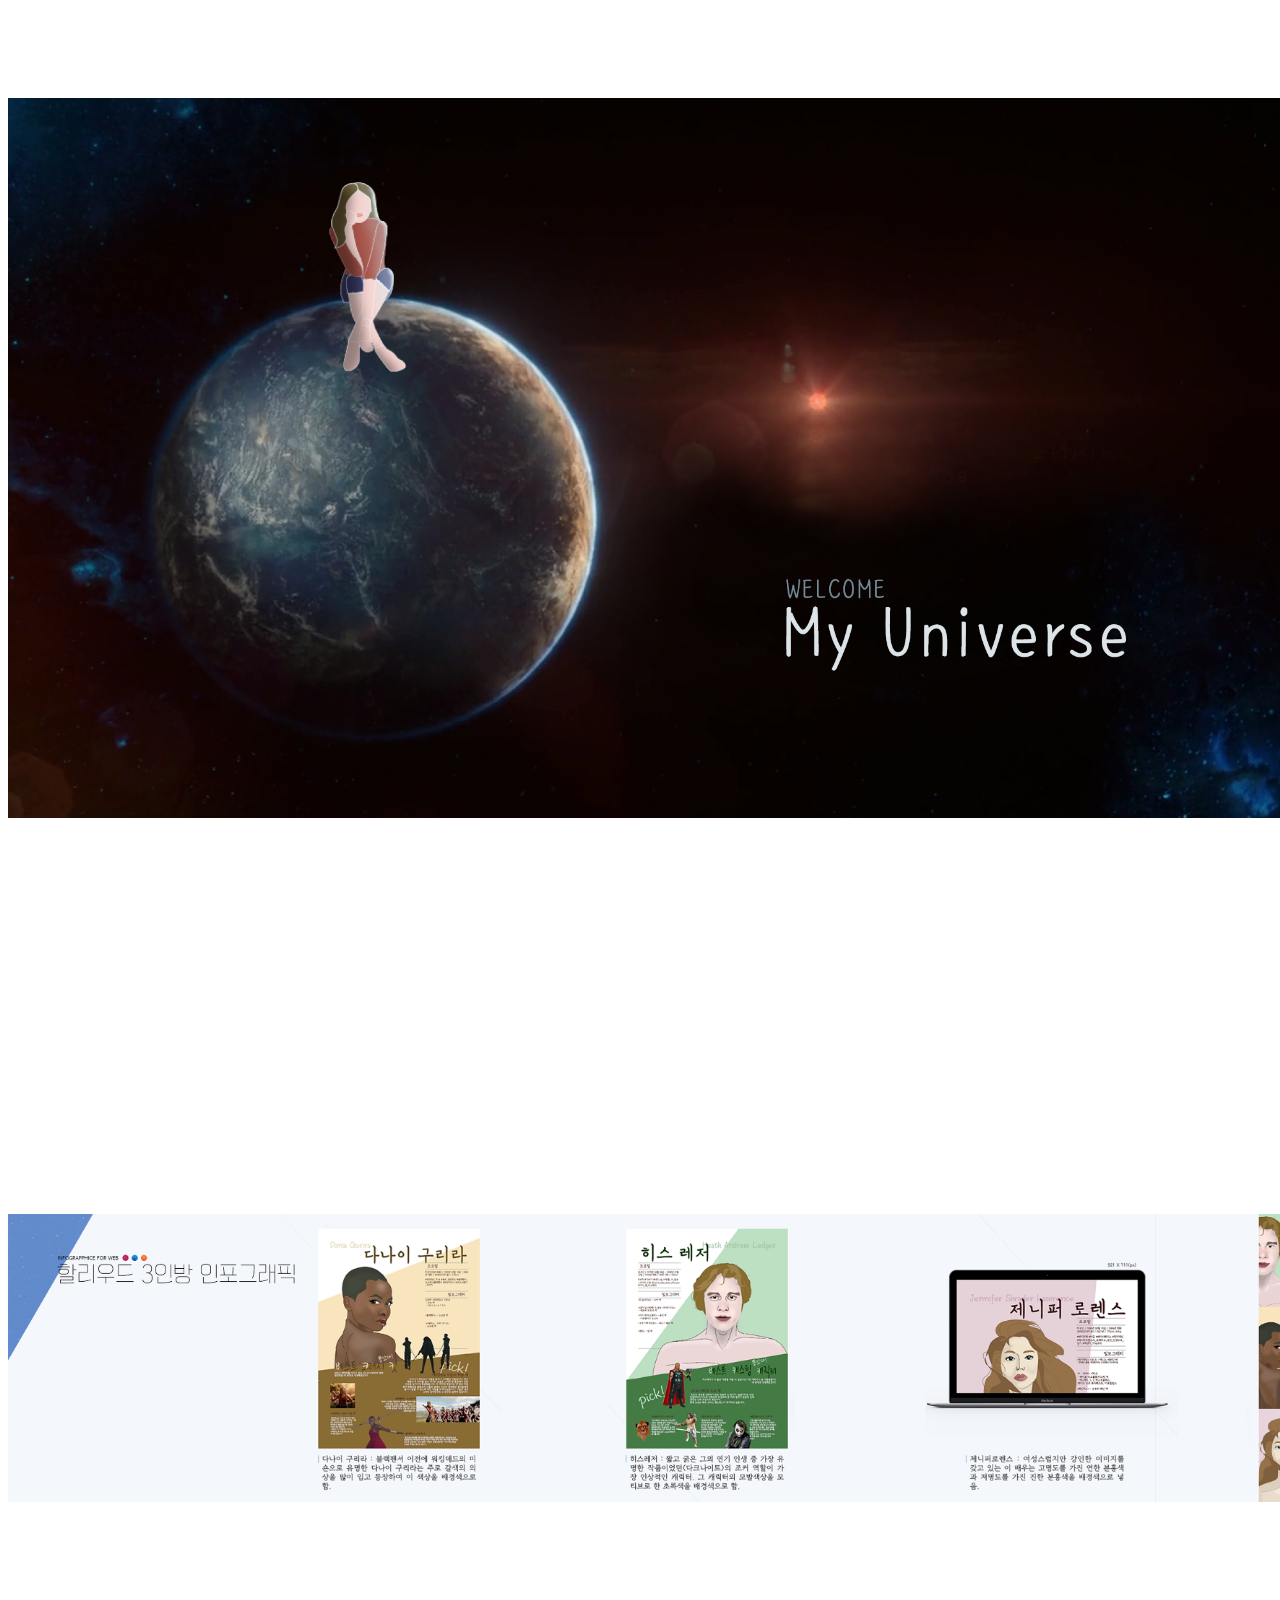
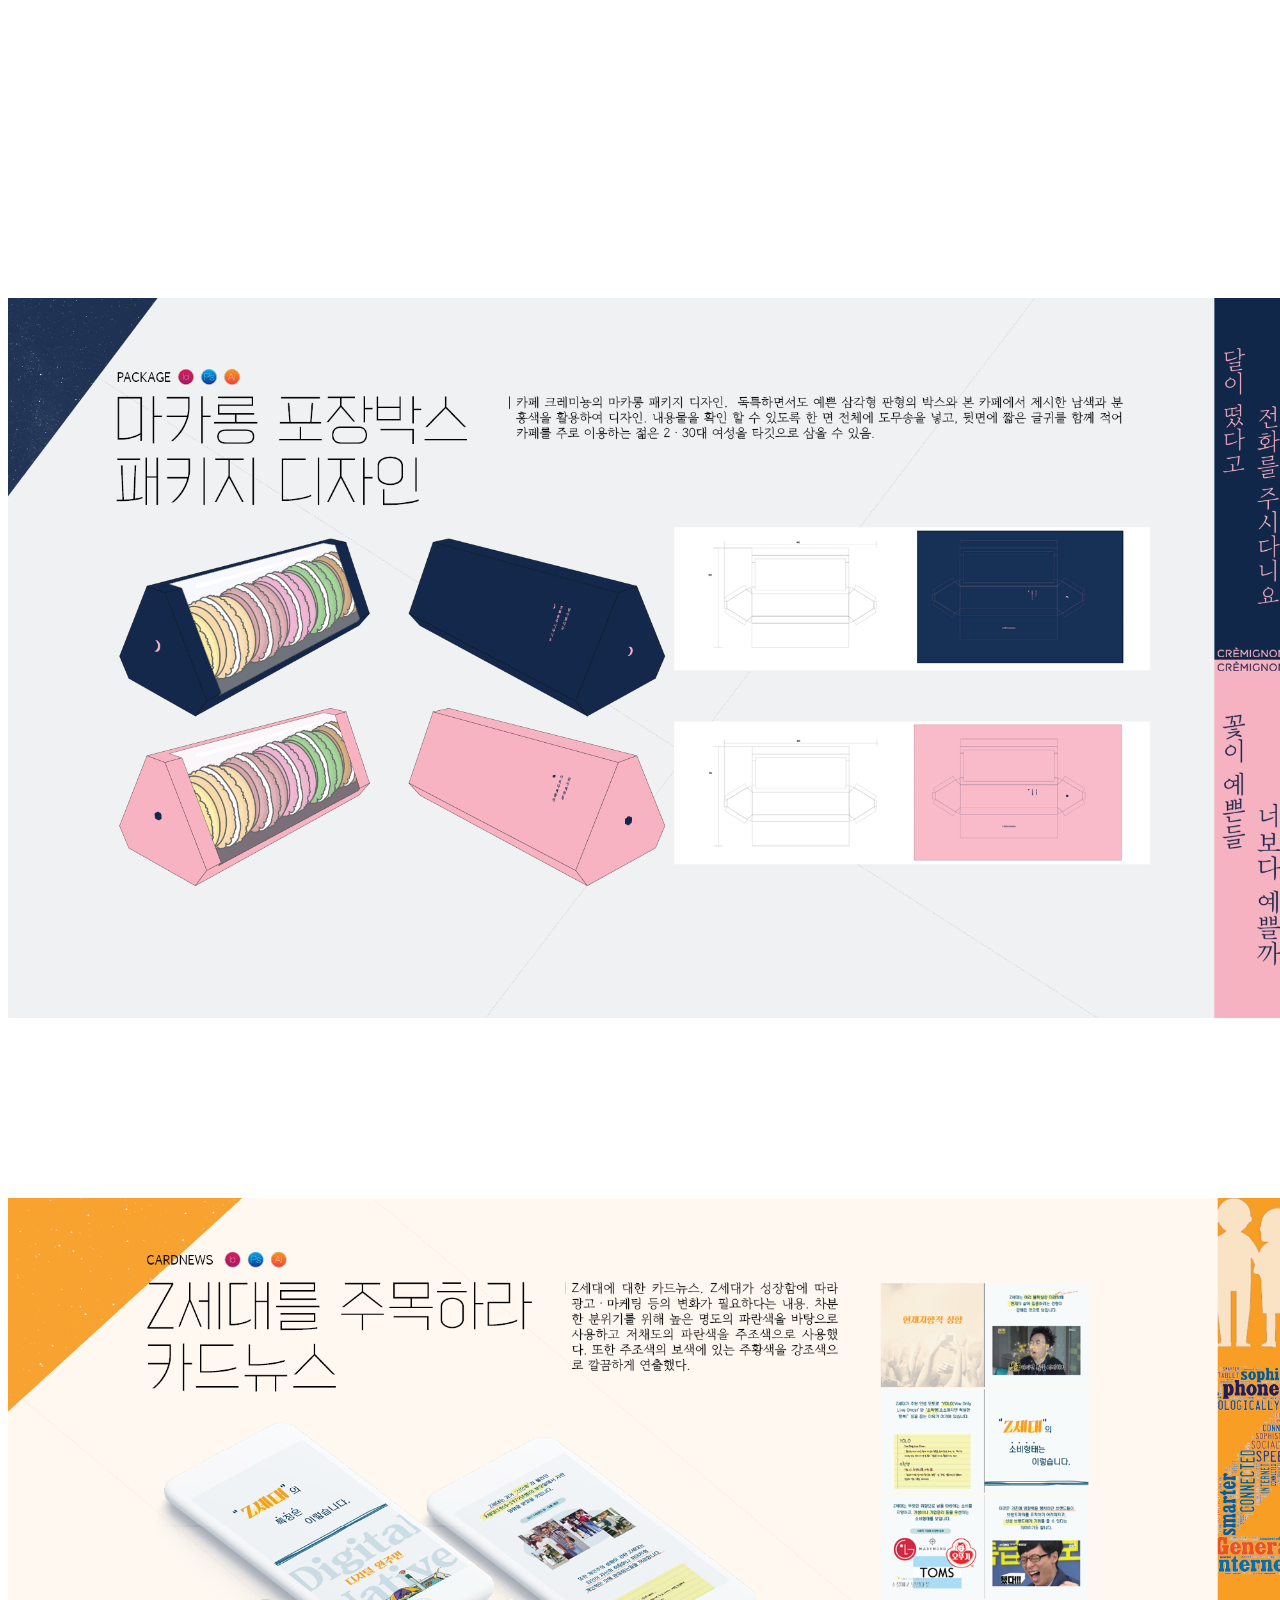
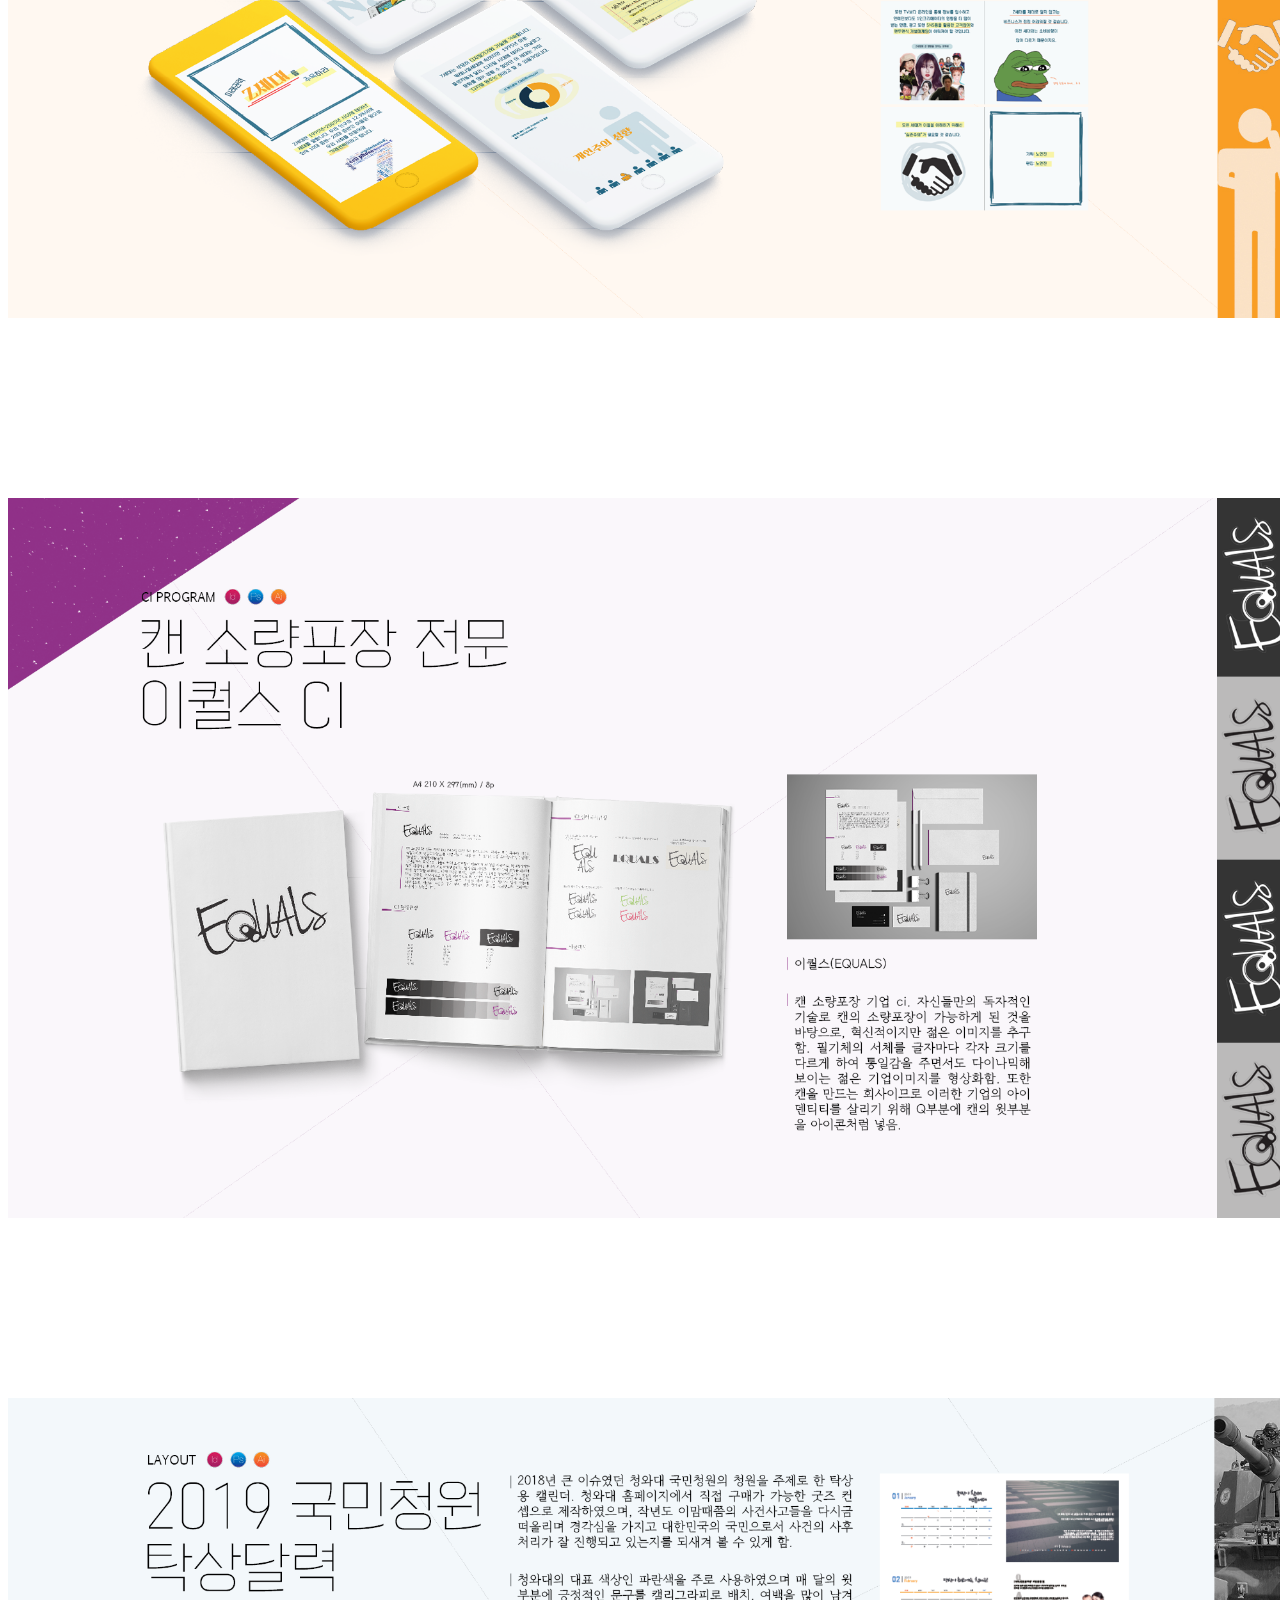
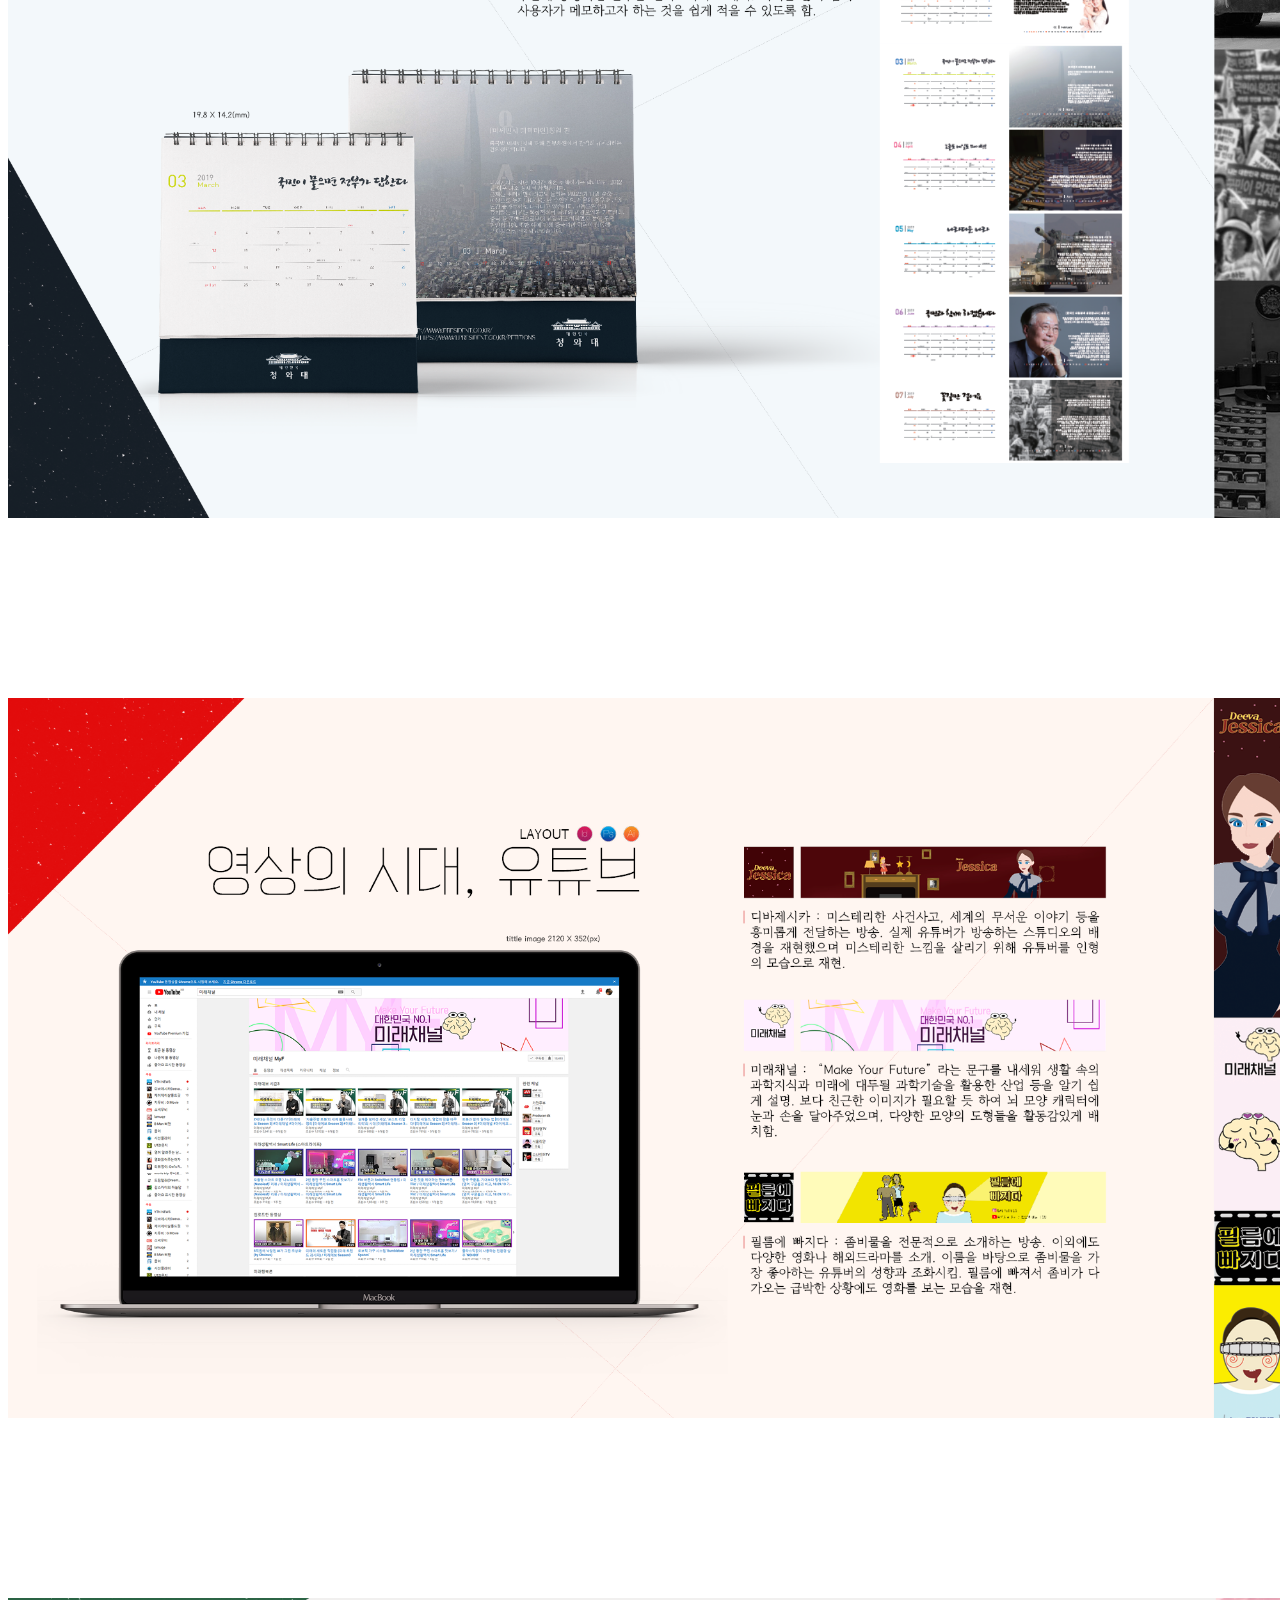
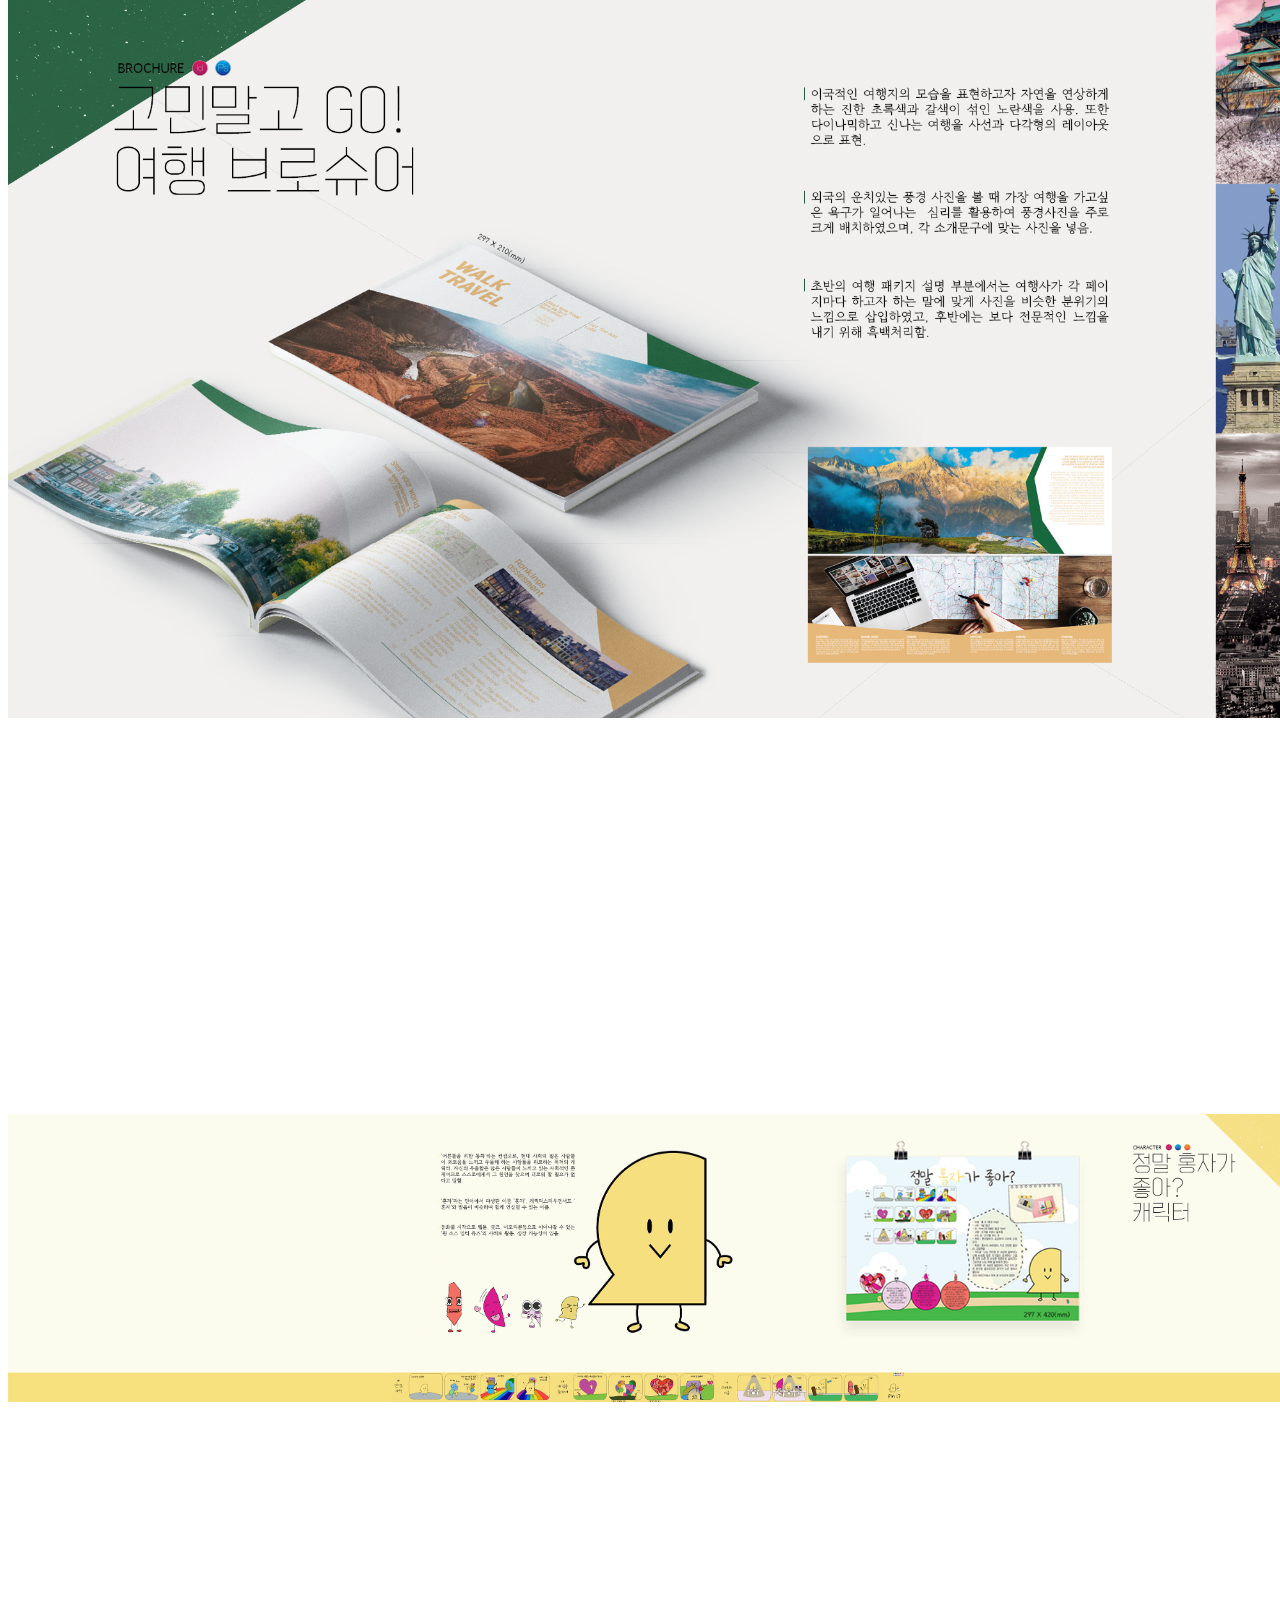
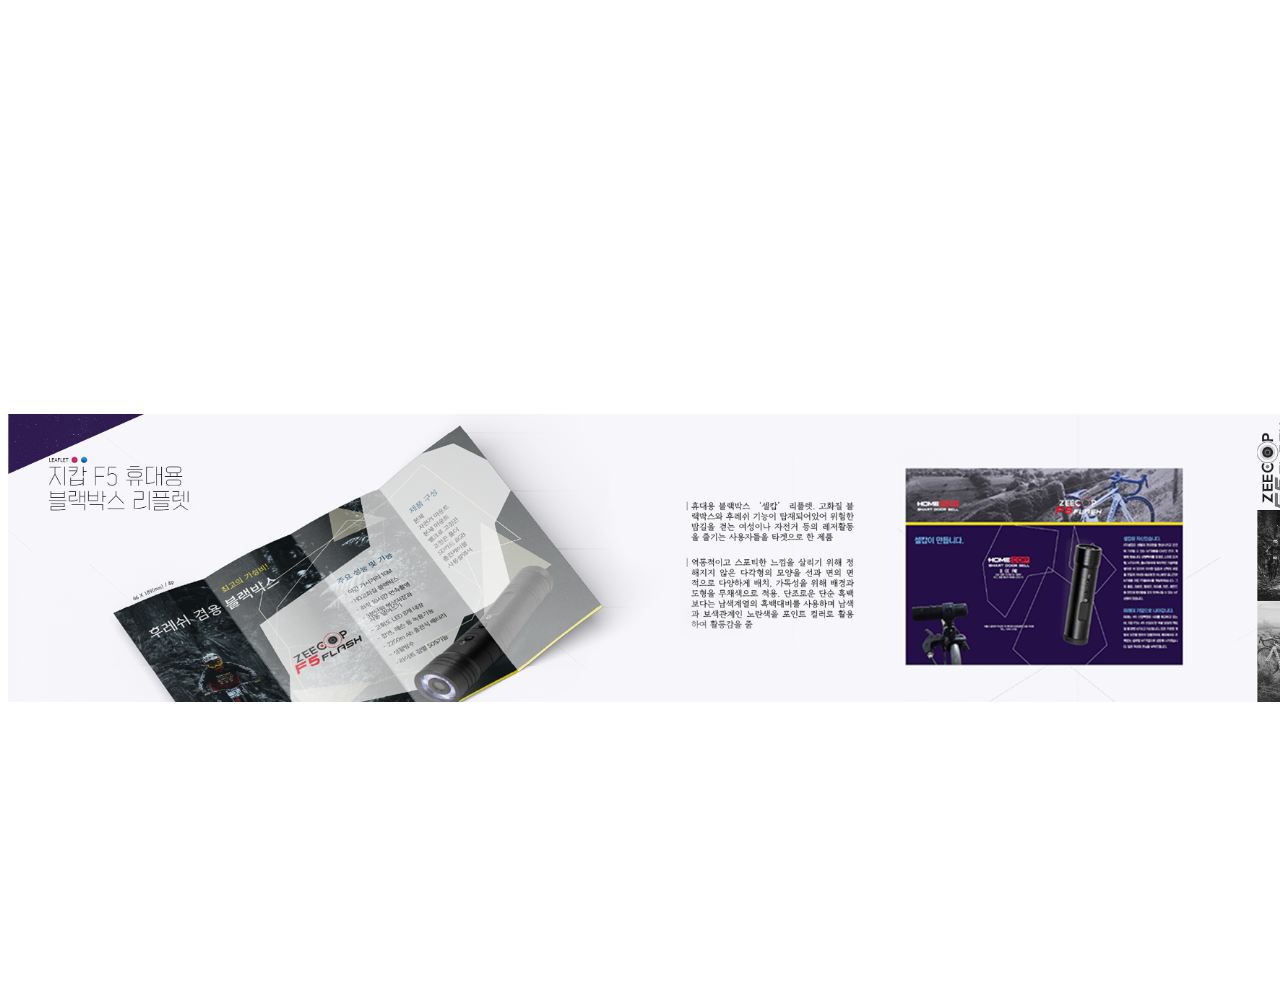
<file: index.html>
<!DOCTYPE html>
<html lang="ko">
<head>
    <meta charset="UTF-8">
    <title>Portfolio Web Book</title>
    <link href="https://fonts.googleapis.com/css?family=Noto+Sans+KR" rel="stylesheet">
    <link href="https://fonts.googleapis.com/css?family=Noto+Sans+KR|Open+Sans+Condensed:300" rel="stylesheet">
    <style>
    *{ margin: 0 padding: 0;}
    body, html { width: 100%;height: 100%;}
    ul { list-style: none;}
    a{text-decoration: none;}        
    body { font-family: 'Open Sans Condensed', sans-serif; }
    .title {color:forestgreen; text-indent: 60px; padding-top: 36px; display: none;}
    .page { width: 100%; height: 100%;background-size:cover; background-size:100%; 100%;
        background-repeat: no-repeat; background-position: center center;}
    #page1{ background-image: url("./images/img1.png"); }
    #page2{ background-image: url("./images/img2.png"); }
    #page3{ background-image: url("./images/img3.png"); }
    #page4{ background-image: url("./images/img4.png"); }
    #page5{ background-image: url("./images/img5.png"); }
    #page6{ background-image: url("./images/img6.png"); }
    #page7{ background-image: url("./images/img7.png"); }
    #page8{ background-image: url("./images/img8.png"); }
    #page9{ background-image: url("./images/img9.png"); }
    #page10{ background-image: url("./images/img10.png"); }
        
    </style>
</head>
<body>
    <div class="page" id="page1">
        <h1 class="title">Intro</h1>
    </div>
    <div class="page" id="page2">
        <h1 class="title">Infographics</h1>
    </div>
    <div class="page" id="page3">
        <h1 class="title">package</h1>
    </div>
    <div class="page" id="page4">
        <h1 class="title">cardnews</h1>
    </div>
    <div class="page" id="page5">
        <h1 class="title">CI</h1>
    </div>
    <div class="page" id="page6">
        <h1 class="title">layout</h1>
    </div>
    <div class="page" id="page7">
        <h1 class="title">layout</h1>
    </div>
    <div class="page" id="page8">
        <h1 class="title">brochure</h1>
    </div>
    <div class="page" id="page9">
        <h1 class="title">character</h1>
    </div>
    <div class="page" id="page10">
        <h1 class="title">webbook</h1>
    </div>
    <script src="jquery-latest.js"></script>
    <script src="par.js"></script>
</body>
</html>
</file>
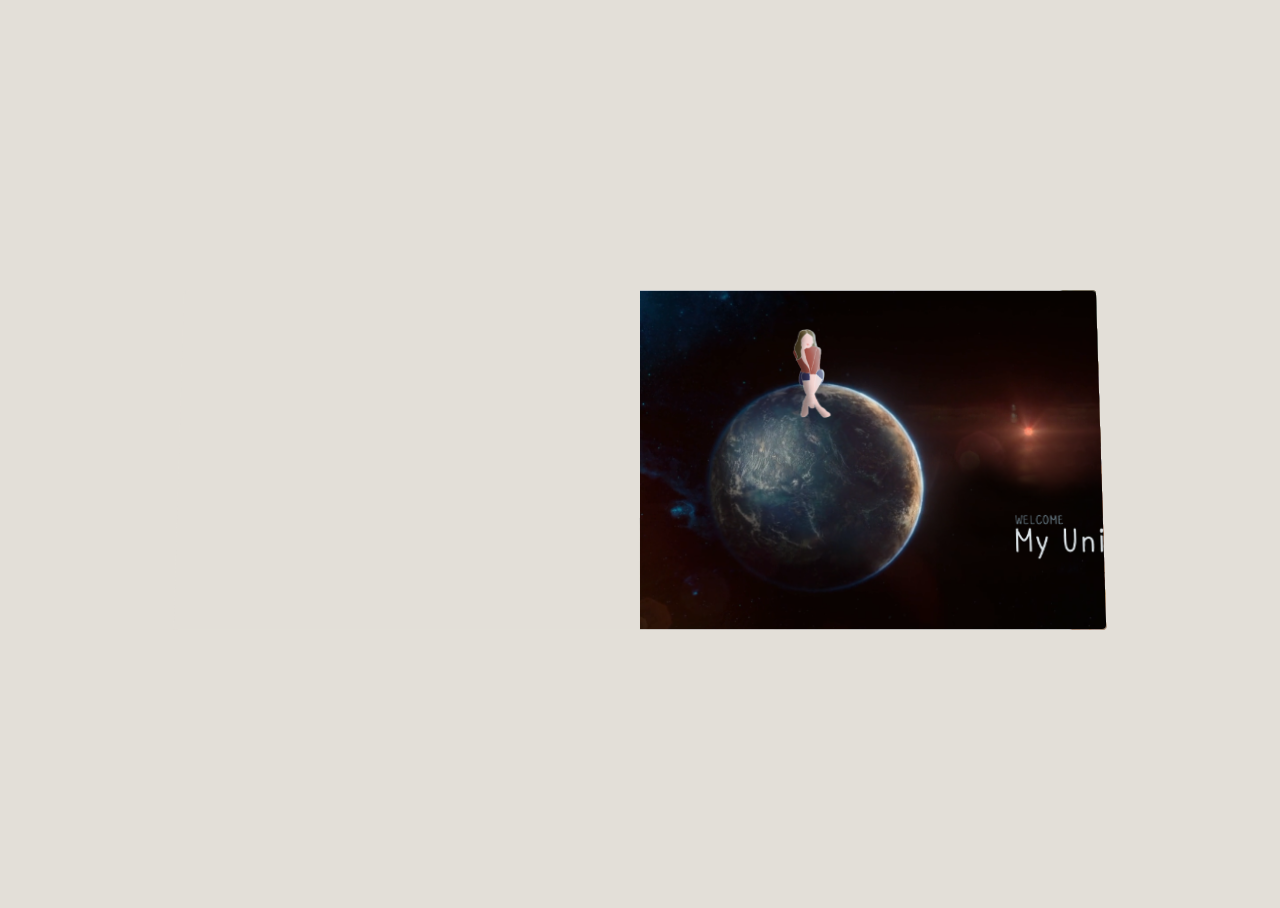
<file: webbook.html>
<!DOCTYPE html>
<html lang="ko">
<head>
    <meta charset="UTF-8">
    <title>Portfolio Web Book</title>
    <link rel="stylesheet" href="style.css";>
    <style></style>
</head>
<body>
   <div class="book bound">
       <div class="pages">
           <div class="page"></div>
           <div class="page"></div>
           <div class="page"></div>
           <div class="page"></div>
           <div class="page"></div>
           <div class="page"></div>
           <div class="page"></div>
           <div class="page"></div>
           <div class="page"></div>
           <div class="page"></div>
           <div class="page"></div>
           <div class="page"></div>
           <div class="page"></div>
           <div class="page"></div>
           <div class="page"></div>
           <div class="page"></div>
           <div class="page"></div>
           <div class="page"></div>
           <div class="page"></div>
           <div class="page"></div>
           <div class="page"></div>
           <div class="page"></div>
           <div class="page"></div>
           <div class="page"></div>
           <div class="page"></div>
           <div class="page"></div>
           <div class="page"></div>
           <div class="page"></div>
           <div class="page"></div>
           <div class="page"></div>
           <div class="page"></div>
           <div class="page"></div>
       </div>
   </div>
    <script src="jquery-latest.js"></script>
    <script src="main.js"></script>
</body>
</html>
</file>
<file: style.css>
.book {
  transition: opacity 0.4s 0.2s;
}
.page {
  width: 36vw;
  height: 27vw;
  background-color: #fff;
  float: left;
  margin-bottom: 0.5em;
}
.page:first-child {
  float: right;
}
.page:nth-child(even) {
  clear: both;
}
.bound {
  -webkit-perspective: 250vw;
          perspective: 250vw;
}
.bound .pages {
  width: 72vw;
  height: 27vw;
  position: relative;
  -webkit-transform: rotateX(12deg);
          transform: rotateX(12deg);
  -webkit-transform-style: preserve-3d;
          transform-style: preserve-3d;
  -webkit-backface-visibility: hidden;
          backface-visibility: hidden;
  border-radius: 4px;
  box-shadow: 0 0 0 1px #e3dfd8;
}
.bound .page {
  float: none;
  clear: none;
  margin: 0;
  position: absolute;
  top: 0;
  width: 36vw;
  height: 27vw;
  -webkit-transform-origin: 0 0;
          transform-origin: 0 0;
  transition: -webkit-transform 1.4s;
  transition: transform 1.4s;
  transition: transform 1.4s, -webkit-transform 1.4s;
  -webkit-backface-visibility: hidden;
          backface-visibility: hidden;
  -webkit-transform-style: preserve-3d;
          transform-style: preserve-3d;
  cursor: pointer;
  -webkit-user-select: none;
     -moz-user-select: none;
      -ms-user-select: none;
          user-select: none;
}
.bound .page:before {
  content: '';
  position: absolute;
  top: 0;
  bottom: 0;
  left: 0;
  right: 0;
  background: rgba(0, 0, 0, 0);
  transition: background 0.7s;
  z-index: 2;
}
.bound .page:nth-child(odd) {
  pointer-events: all;
  -webkit-transform: rotateY(0deg);
          transform: rotateY(0deg);
  right: 0;
  border-radius: 0 4px 4px 0;
}
.bound .page:nth-child(odd):hover {
  -webkit-transform: rotateY(-10deg);
          transform: rotateY(-10deg);
}
.bound .page:nth-child(odd):hover:before {
  background: rgba(0, 0, 0, 0.03);
}
.bound .page:nth-child(odd):before {
  background: rgba(0, 0, 0, 0);
}
.bound .page:nth-child(even) {
  pointer-events: none;
  -webkit-transform: rotateY(180deg);
          transform: rotateY(180deg);
  -webkit-transform-origin: 100% 0;
          transform-origin: 100% 0;
  left: 0;
  border-radius: 4px 0 0 4px;
}
.bound .page:nth-child(even):before {
  background: rgba(0, 0, 0, 0.2);
}
.bound .page.grabbing {
  transition: none;
}
.bound .page.flipped:nth-child(odd) {
  pointer-events: none;
  -webkit-transform: rotateY(-180deg);
          transform: rotateY(-180deg);
}
.bound .page.flipped:nth-child(odd):before {
  background: rgba(0, 0, 0, 0.2);
}
.bound .page.flipped:nth-child(even) {
  pointer-events: all;
  -webkit-transform: rotateY(0deg);
          transform: rotateY(0deg);
}
.bound .page.flipped:nth-child(even):hover {
  -webkit-transform: rotateY(10deg);
          transform: rotateY(10deg);
}
.bound .page.flipped:nth-child(even):hover:before {
  background: rgba(0, 0, 0, 0.03);
}
.bound .page.flipped:nth-child(even):before {
  background: rgba(0, 0, 0, 0);
}
*,
* :before,
*:after {
  box-sizing: border-box;
}
html,
body {
  background: #e3dfd8;
  -webkit-tap-highlight-color: rgba(0, 0, 0, 0);
}
html {
  height: 100%;
}
body {
  min-height: 100%;
  display: flex;
  justify-content: center;
  align-items: center;
  padding: 2em 0;
  line-height: 1.5em;
}
.page {
  color: transparent;
  background: left top no-repeat;
  background-size: cover;
}
.page:nth-child(3),
.page:nth-child(5),
.page:nth-child(7),
.page:nth-child(9),
.page:nth-child(11),
.page:nth-child(13),
.page:nth-child(15),
.page:nth-child(17),
.page:nth-child(19),
.page:nth-child(21),
.page:nth-child(23),
.page:nth-child(25),
.page:nth-child(27),
.page:nth-child(29),
.page:nth-child(31) {
  background-position: right top;
}
.page:nth-child(1) {
  background-image: url('./images/img1.png');
}
.page:nth-child(2),
.page:nth-child(3) {
  background-image: url('./images/img2.png');
}
.page:nth-child(4),
.page:nth-child(5) {
  background-image: url('./images/img3.png');
}
.page:nth-child(6),
.page:nth-child(7) {
  background-image: url('./images/img4.png');
}
.page:nth-child(8),
.page:nth-child(9) {
  background-image: url('./images/img5.png');
}
.page:nth-child(10),
.page:nth-child(11) {
  background-image: url('./images/img6.png');
}
.page:nth-child(12),
.page:nth-child(13) {
  background-image: url('./images/img7.png');
}
.page:nth-child(14),
.page:nth-child(15) {
  background-image: url('./images/img8.png');
}
.page:nth-child(16),
.page:nth-child(17) {
  background-image: url('./images/img9.png');
}
.page:nth-child(18),
.page:nth-child(19) {
  background-image: url('./images/img10.png');
}
.page:nth-child(20),
.page:nth-child(21) {
  background-image: url('./images/img2.png');
}
.page:nth-child(22),
.page:nth-child(23) {
  background-image: url('./images/img3.png');
}
.page:nth-child(24),
.page:nth-child(25) {
  background-image: url('./images/img4.png');
}
.page:nth-child(26),
.page:nth-child(27) {
  background-image: url('./images/img5.png');
}
.page:nth-child(28),
.page:nth-child(29) {
  background-image: url('./images/img6.png');
}
.page:nth-child(30),
.page:nth-child(31) {
  background-image: url('./images/img7.png');
}
.page:nth-child(32) {
  background-image: url('./images/img11.png');
}
</file>
